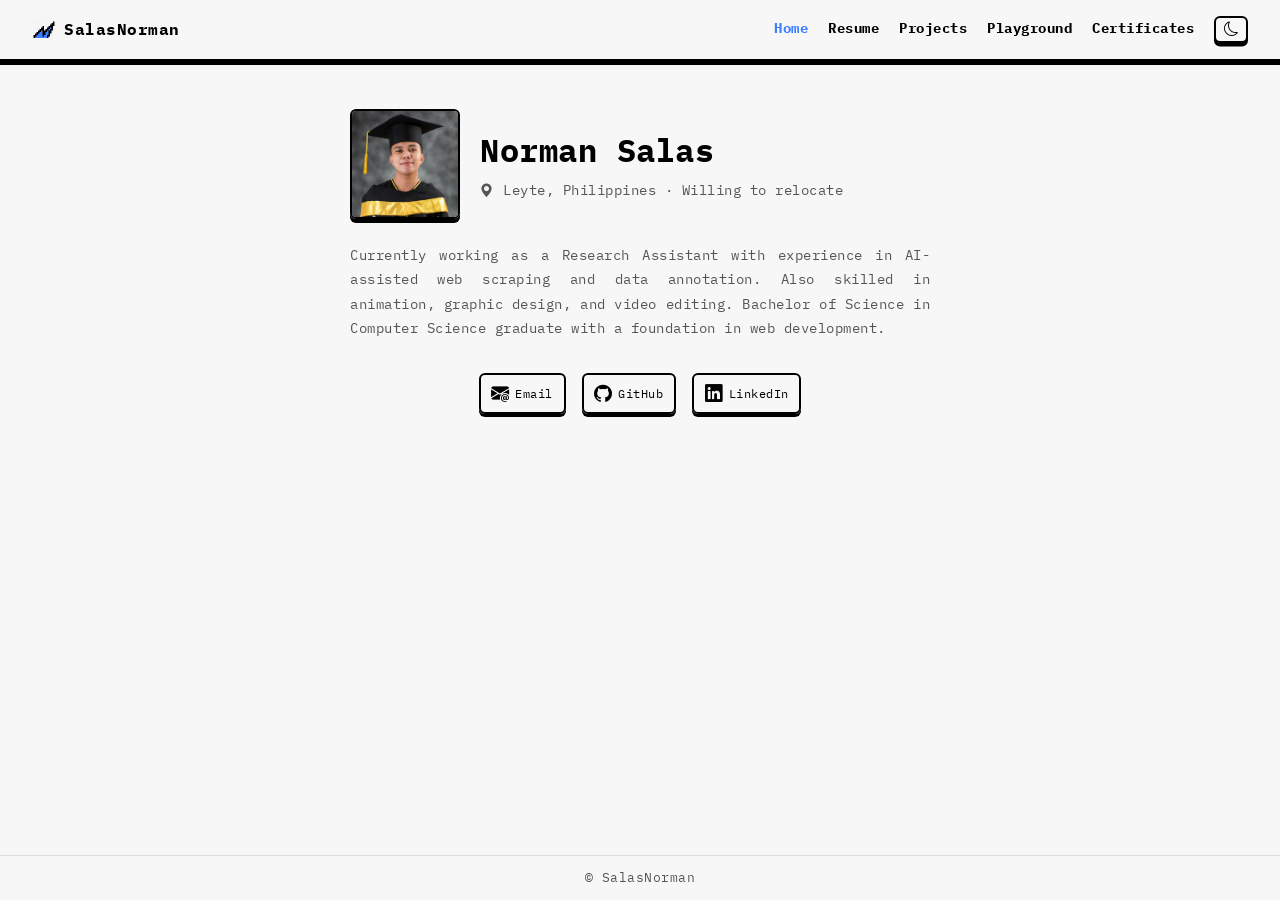
<file: index.html>
<!doctype html>
<html lang="en">
  <head>
    <meta charset="UTF-8" />
    <meta name="viewport" content="width=device-width, initial-scale=1.0" />
    <meta
      name="description"
      content="Norman Salas - Web Developer and Machine Learning enthusiast. View my portfolio, projects, and skills."
    />
    <title>SalasNorman Portfolio</title>
    <link rel="icon" type="image/png" href="assets/images/favicon.png" />
    <link rel="stylesheet" href="css/base.css" />
    <link rel="stylesheet" href="css/layout.css" />
    <link rel="stylesheet" href="css/header.css" />
    <link rel="stylesheet" href="css/footer.css" />
    <link rel="stylesheet" href="css/pages/home.css" />
    <link
      rel="stylesheet"
      href="https://cdn.jsdelivr.net/npm/bootstrap-icons@1.13.1/font/bootstrap-icons.min.css"
    />
  </head>
  <body>
    <header id="site-header" class="header"></header>

    <main class="layout">
      <div class="layout__inner">
        <section class="home">
          <div class="home__id">
            <img
              class="home__avatar"
              src="assets/images/profile-pic.jpg"
              alt="Norman Salas"
              height="110"
              width="110"
            />
            <div class="home__id-info">
              <h1 class="home__name">Norman Salas</h1>
              <p class="home__location"><i class="bi bi-geo-alt-fill"></i> Leyte, Philippines<!-- · <span class="open-to-work">●</span> Open to work--> · Willing to relocate</p>
            </div>
          </div>
          <p class="home__bio">
            Currently working as a Research Assistant with experience in AI-assisted web scraping and data annotation. Also skilled in animation, graphic design, and video editing. Bachelor of Science in Computer Science graduate with a foundation in web development.
          </p>
          <div class="home__contacts">
            <a href="mailto:salasnorman015@gmail.com" aria-label="Email">
              <i class="bi bi-envelope-at-fill"></i>
              <span>Email</span>
            </a>
            <a href="https://github.com/SalasNorman/" aria-label="GitHub">
              <i class="bi bi-github"></i>
              <span>GitHub</span>
            </a>
            <a
              href="https://www.linkedin.com/in/salasnorman/"
              rel="noopener"
              target="_blank"
              aria-label="LinkedIn"
            >
              <i class="bi bi-linkedin"></i>
              <span>LinkedIn</span>
            </a>
          </div>
        </section>
      </div>
    </main>

    <footer id="site-footer" class="footer"></footer>
    <script type="module" src="js/main.js"></script>
  </body>
</html>
</file>
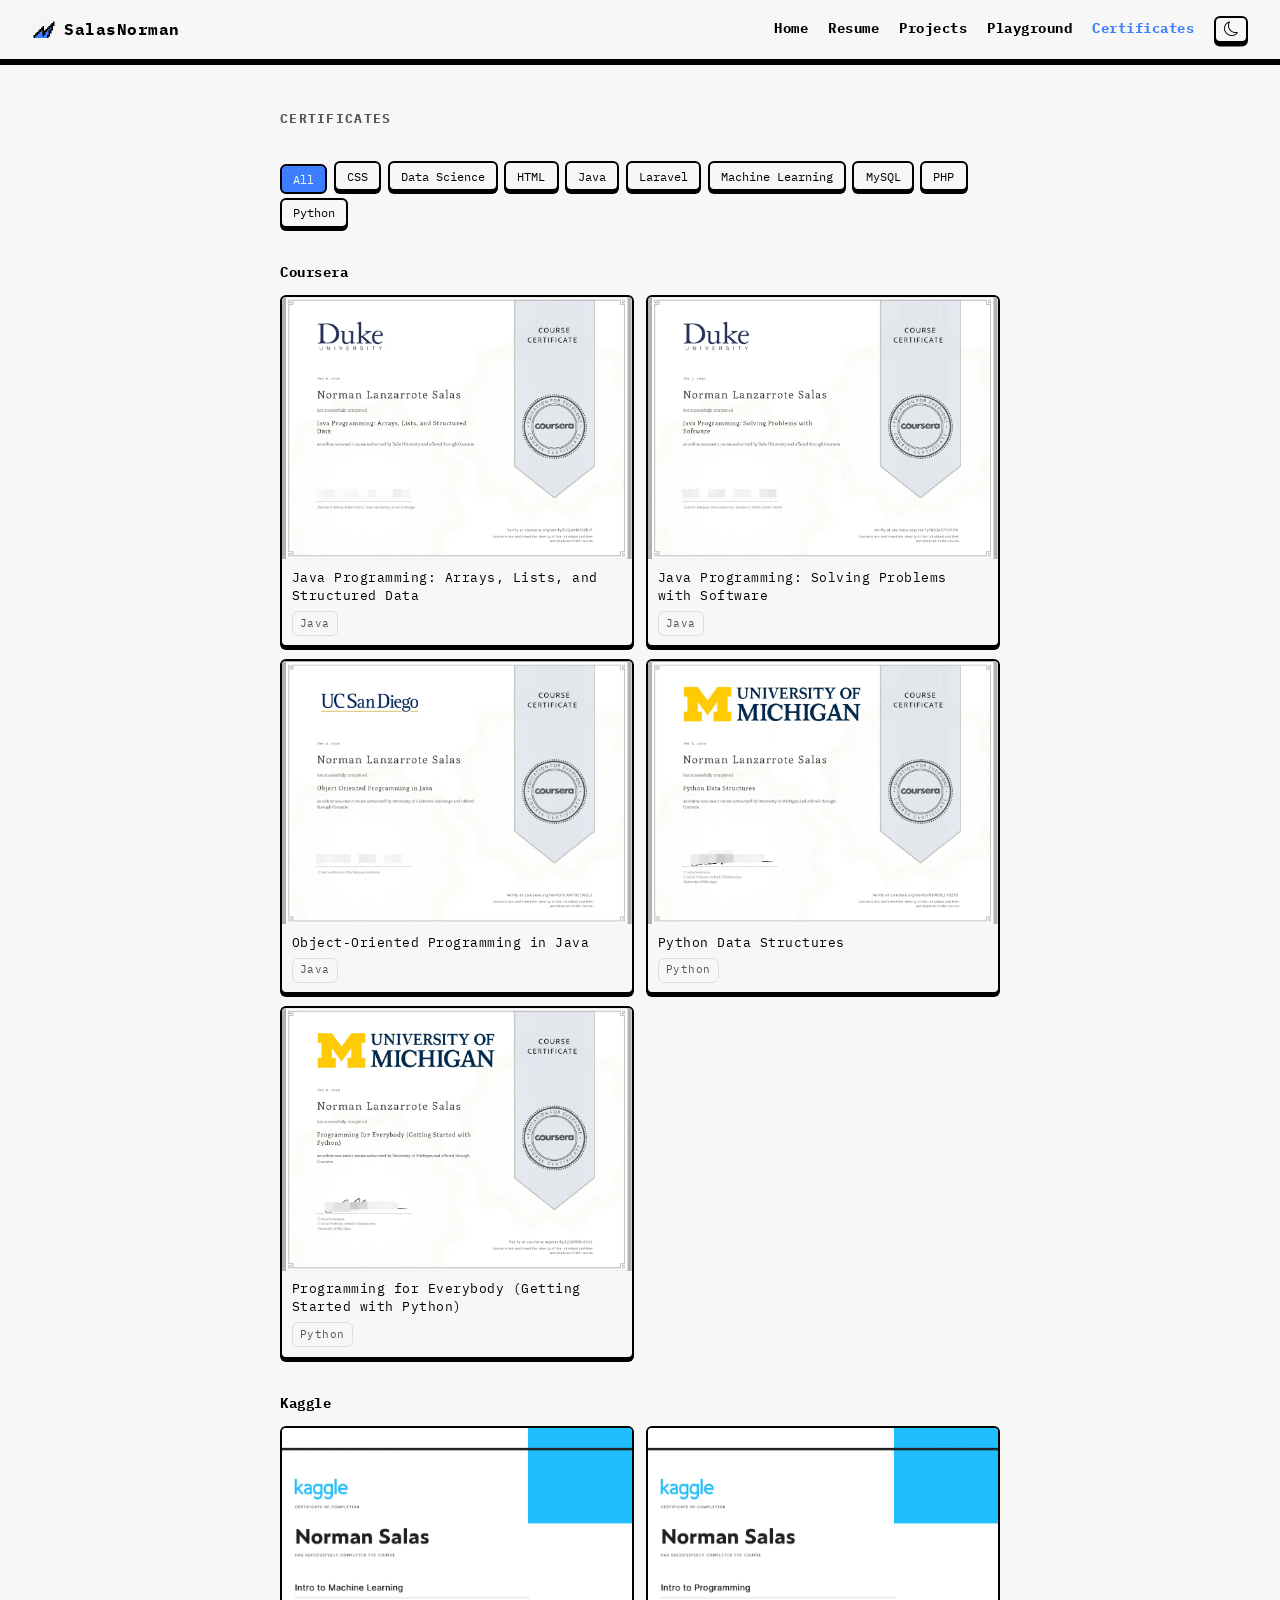
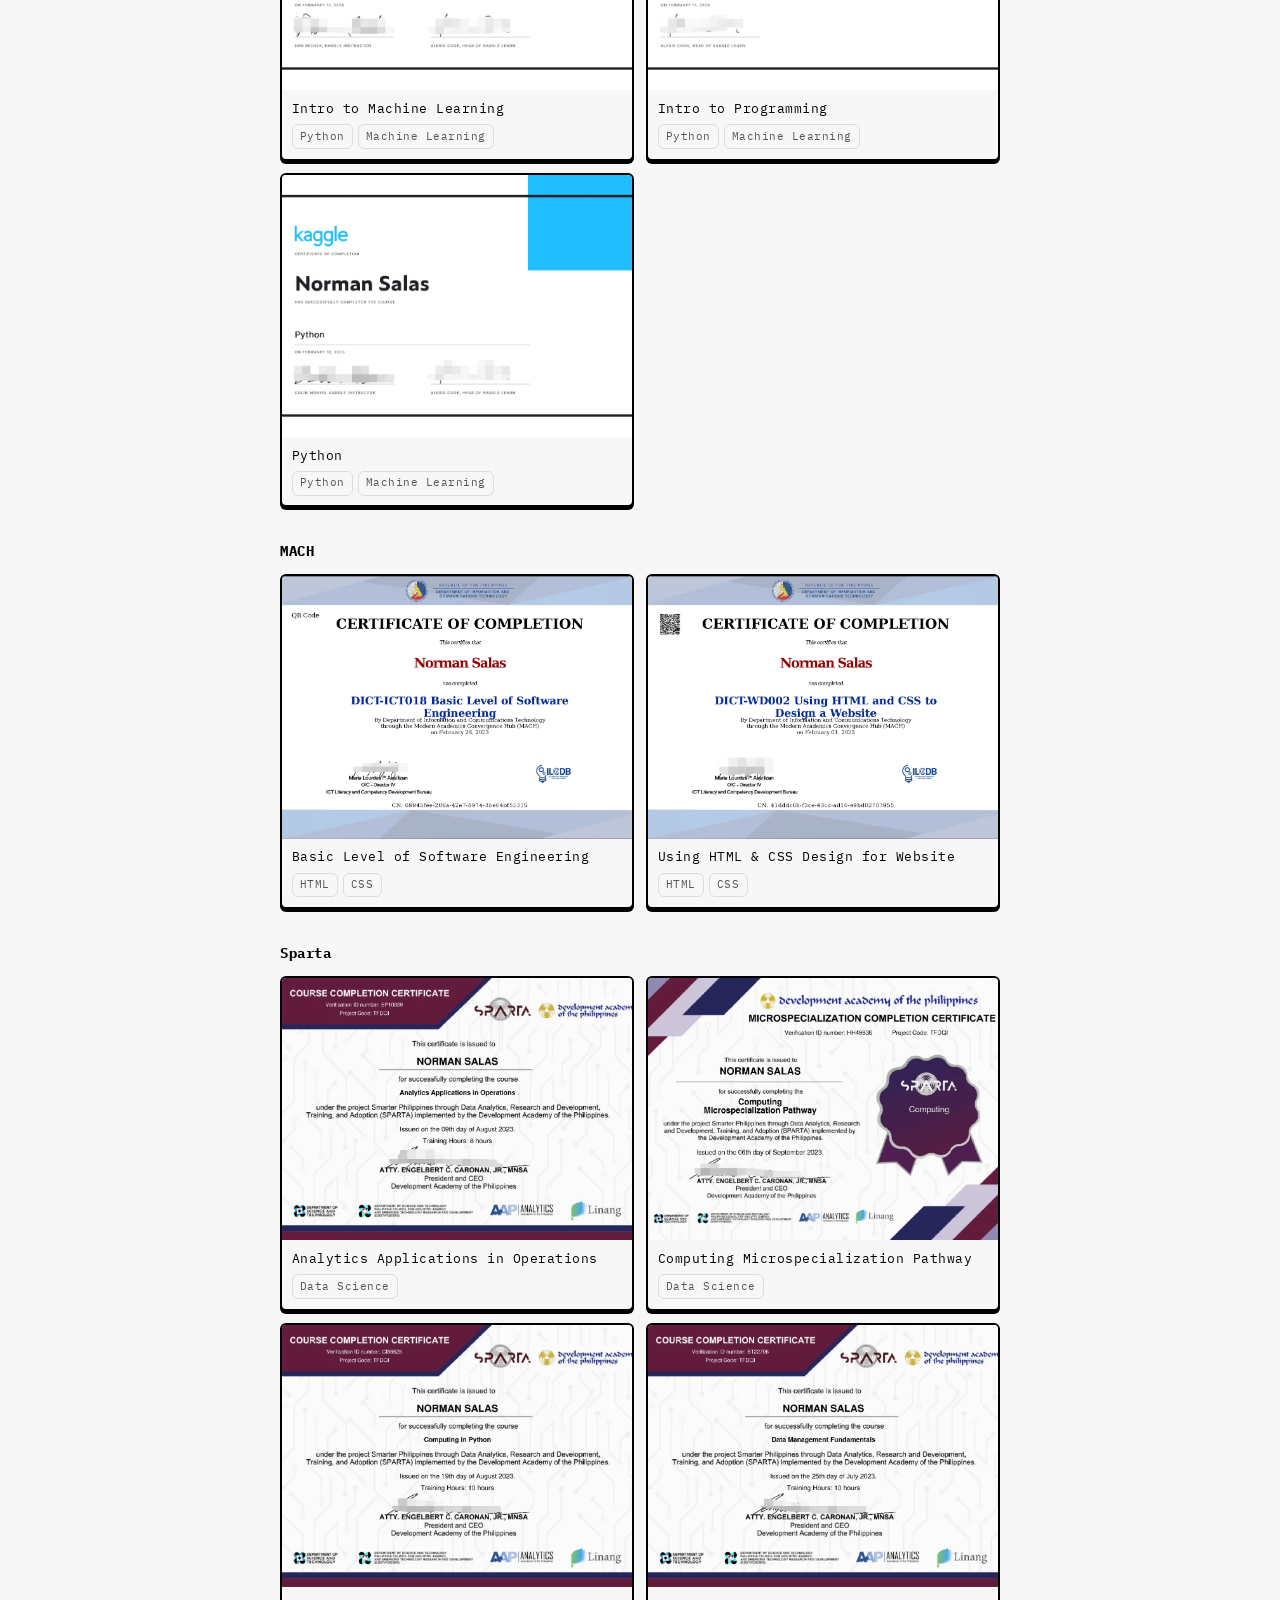
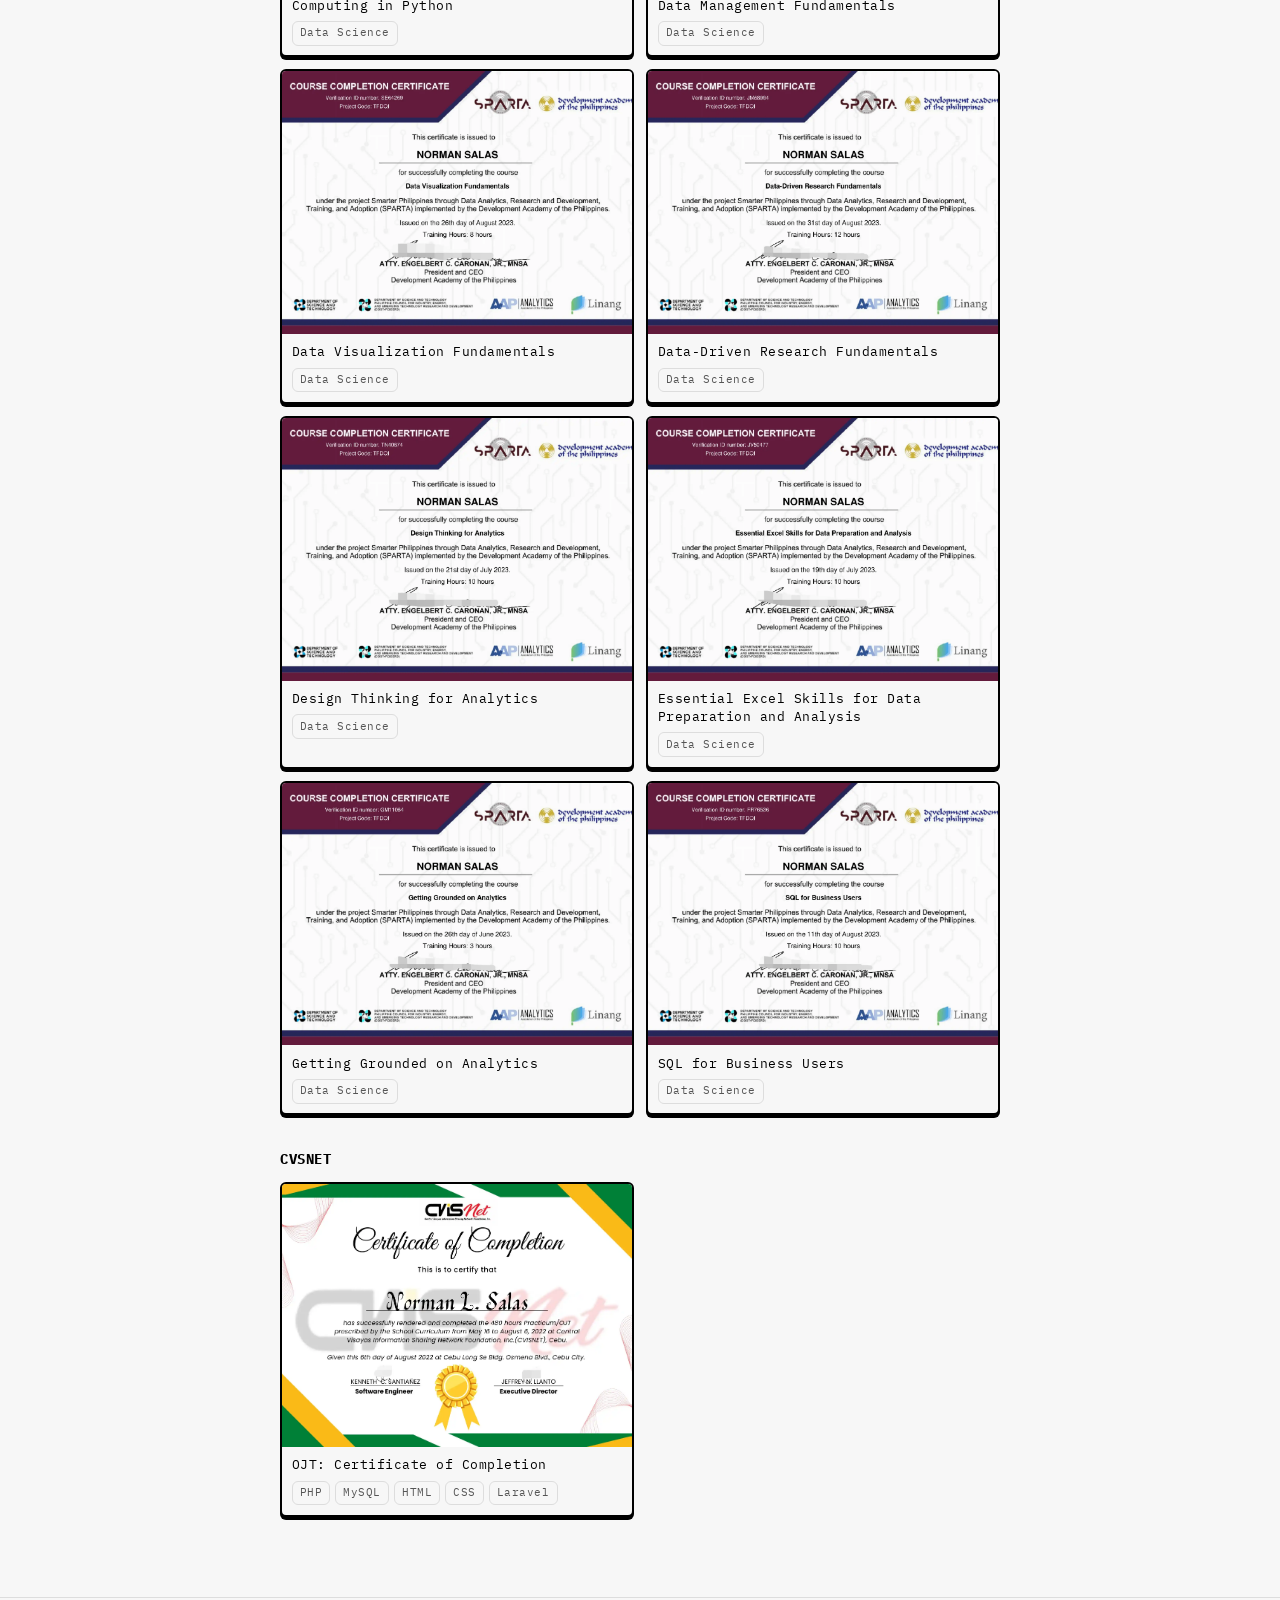
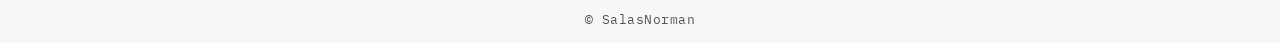
<file: certificates.html>
<!doctype html>
<html lang="en">
  <head>
    <meta charset="UTF-8" />
    <meta name="viewport" content="width=device-width, initial-scale=1.0" />
    <meta
      name="description"
      content="Norman Salas - Certificates. View my completed courses and certifications."
    />
    <title>Certificates · SalasNorman</title>
    <link rel="icon" type="image/png" href="assets/images/favicon.png" />
    <link rel="stylesheet" href="css/base.css" />
    <link rel="stylesheet" href="css/layout.css" />
    <link rel="stylesheet" href="css/header.css" />
    <link rel="stylesheet" href="css/footer.css" />
    <link rel="stylesheet" href="css/pages/certificates.css" />
    <link
      rel="stylesheet"
      href="https://cdn.jsdelivr.net/npm/bootstrap-icons@1.13.1/font/bootstrap-icons.min.css"
    />
  </head>
  <body>
    <header id="site-header" class="header"></header>

    <main class="layout">
      <div class="layout__inner layout__inner--wide">
        <h1 class="certificates__title">Certificates</h1>
        <div id="certificates-filter" class="certificates__filter"></div>
        <div id="certificates-container"></div>
      </div>
    </main>

    <div id="lightbox" class="lightbox">
      <img id="lightbox-img" class="lightbox__image" alt="" />
    </div>

    <footer id="site-footer" class="footer"></footer>
    <script type="module" src="js/main.js"></script>
  </body>
</html>
</file>
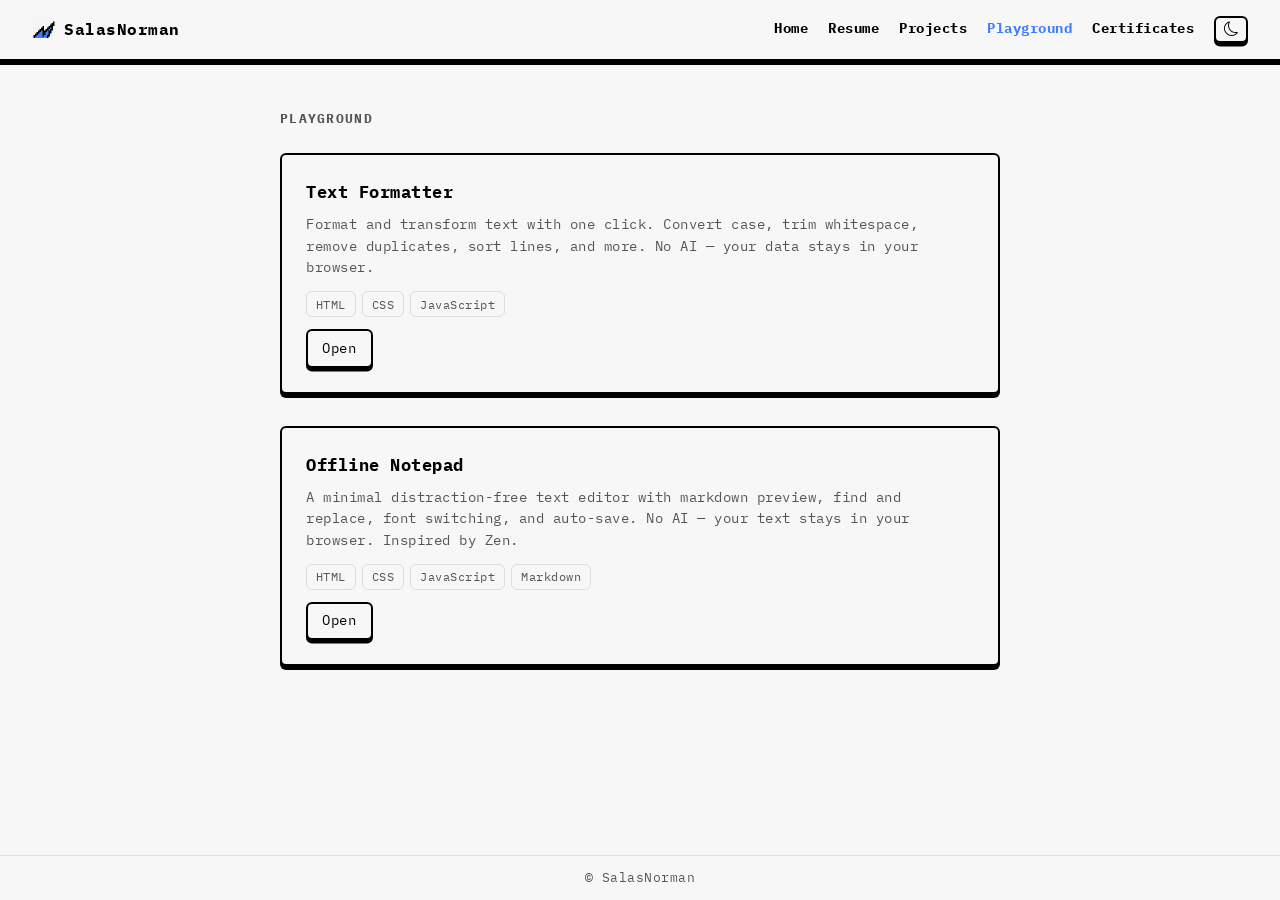
<file: playground.html>
<!doctype html>
<html lang="en">
  <head>
    <meta charset="UTF-8" />
    <meta name="viewport" content="width=device-width, initial-scale=1.0" />
    <meta
      name="description"
      content="Norman Salas - Playground. Small fun projects and experiments."
    />
    <title>Playground · SalasNorman</title>
    <link rel="icon" type="image/png" href="assets/images/favicon.png" />
    <link rel="stylesheet" href="css/base.css" />
    <link rel="stylesheet" href="css/layout.css" />
    <link rel="stylesheet" href="css/header.css" />
    <link rel="stylesheet" href="css/footer.css" />
    <link rel="stylesheet" href="css/pages/playground.css" />
    <link
      rel="stylesheet"
      href="https://cdn.jsdelivr.net/npm/bootstrap-icons@1.13.1/font/bootstrap-icons.min.css"
    />
  </head>
  <body>
    <header id="site-header" class="header"></header>

    <main class="layout">
      <div class="layout__inner layout__inner--wide">
        <h1 class="playground__title">Playground</h1>
        <div id="playground-container"></div>
      </div>
    </main>

    <footer id="site-footer" class="footer"></footer>
    <script type="module" src="js/main.js"></script>
  </body>
</html>
</file>
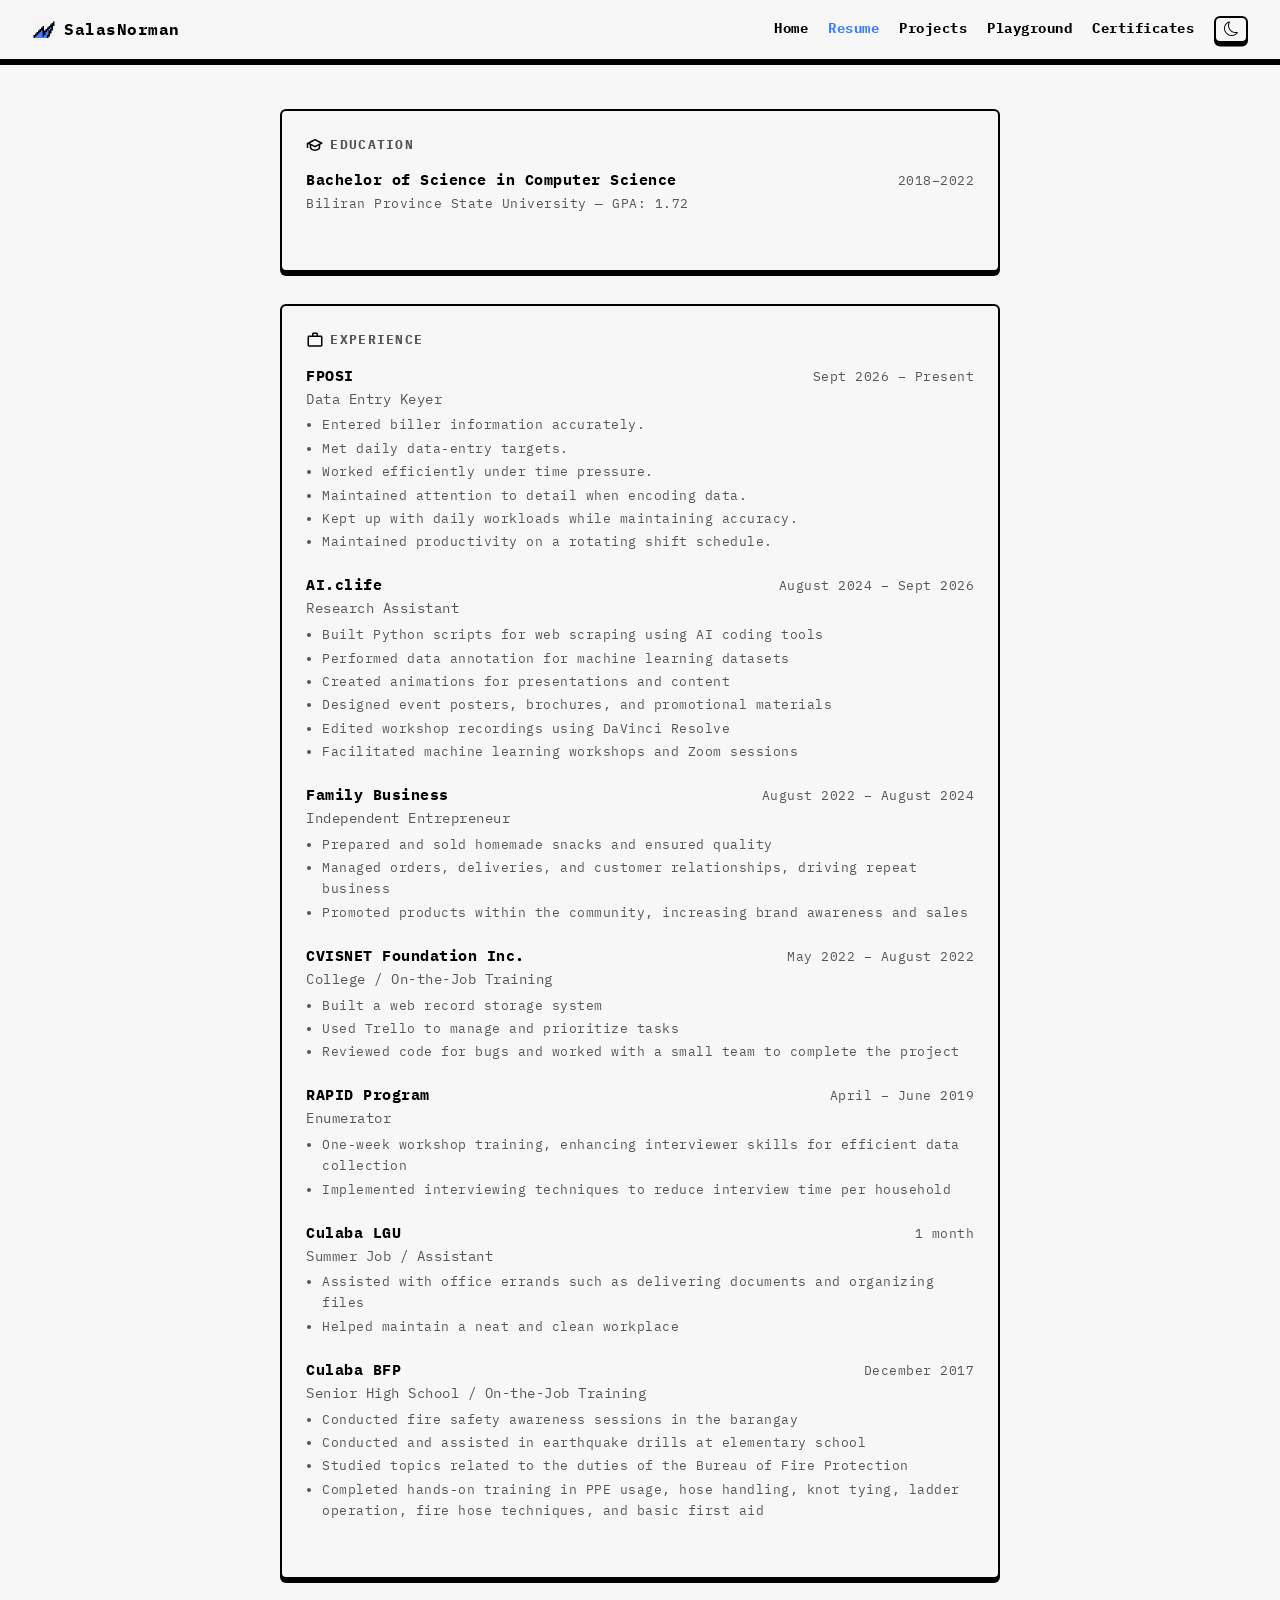
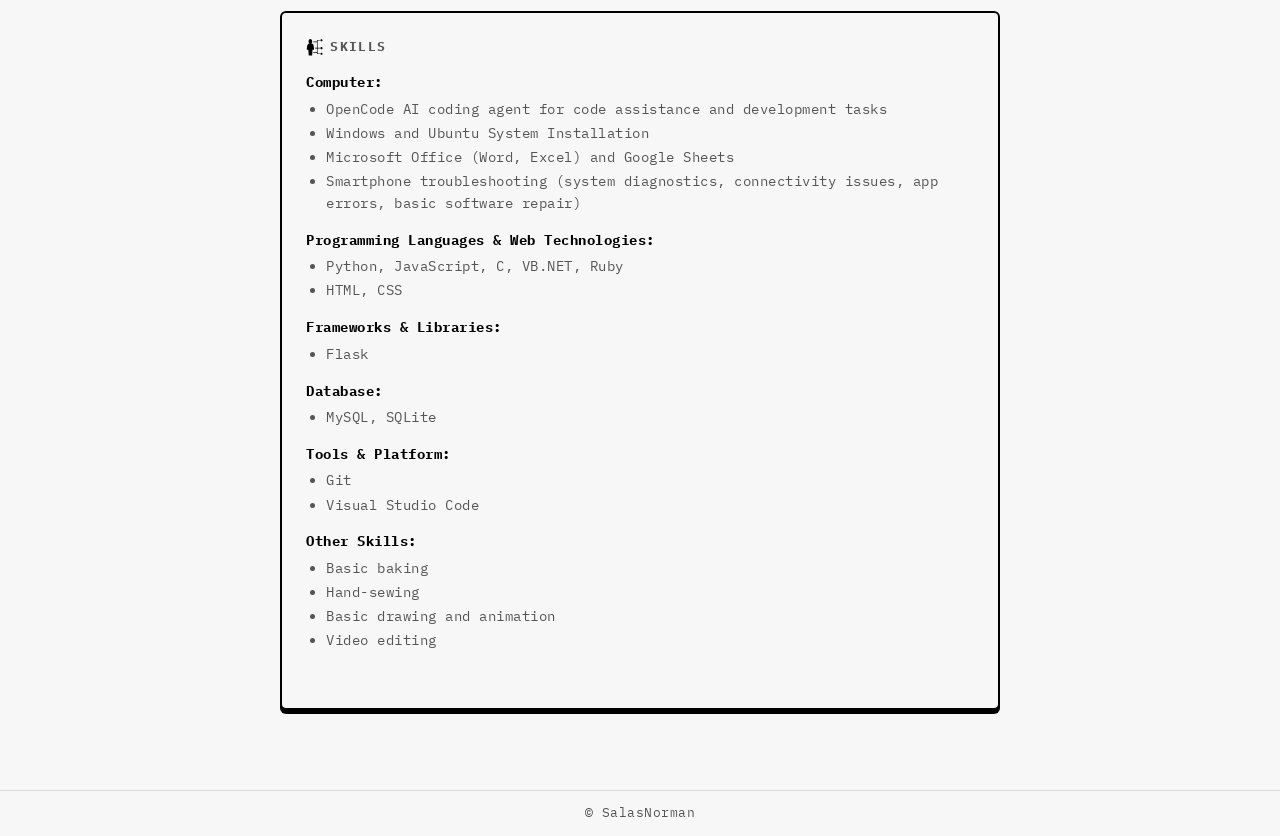
<file: resume.html>
<!doctype html>
<html lang="en">
  <head>
    <meta charset="UTF-8" />
    <meta name="viewport" content="width=device-width, initial-scale=1.0" />
    <meta
      name="description"
      content="Norman Salas - Resume. Education and work experience."
    />
    <title>Resume · SalasNorman</title>
    <link rel="icon" type="image/png" href="assets/images/favicon.png" />
    <link rel="stylesheet" href="css/base.css" />
    <link rel="stylesheet" href="css/layout.css" />
    <link rel="stylesheet" href="css/header.css" />
    <link rel="stylesheet" href="css/footer.css" />
    <link rel="stylesheet" href="css/pages/resume.css" />
    <link
      rel="stylesheet"
      href="https://cdn.jsdelivr.net/npm/bootstrap-icons@1.13.1/font/bootstrap-icons.min.css"
    />
  </head>
  <body>
    <header id="site-header" class="header"></header>

    <main class="layout">
      <div class="layout__inner layout__inner--wide">
        <h1 class="visually-hidden">Resume</h1>
        <div id="resume-education"></div>
        <div id="resume-experience"></div>
        <div id="resume-skills"></div>
      </div>
    </main>

    <footer id="site-footer" class="footer"></footer>
    <script type="module" src="js/main.js"></script>
  </body>
</html>
</file>
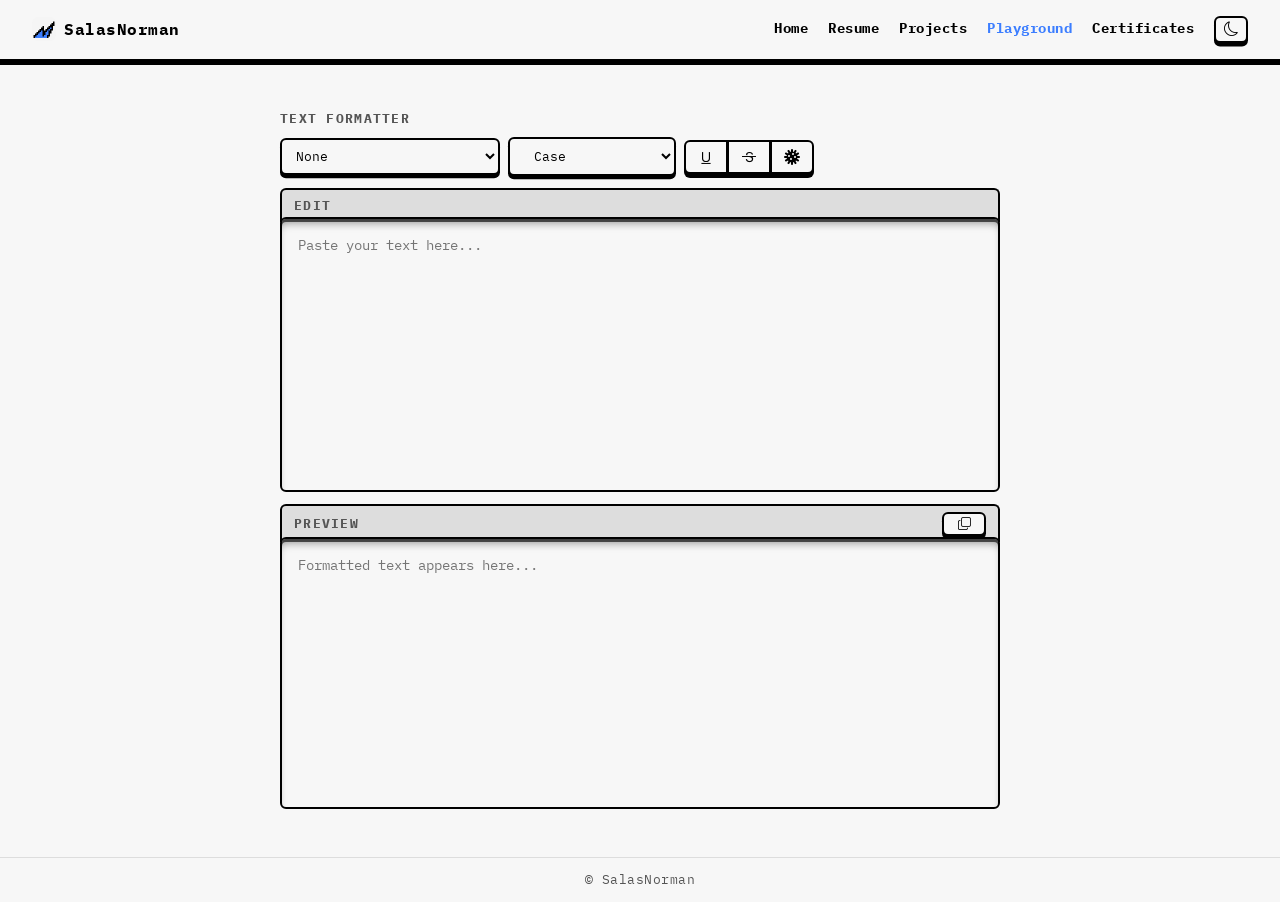
<file: playground/text-formatter.html>
<!doctype html>
<html lang="en">
  <head>
    <meta charset="UTF-8" />
    <meta name="viewport" content="width=device-width, initial-scale=1.0" />
    <meta
      name="description"
      content="Norman Salas - Text Formatter. Format and transform text with one click."
    />
    <title>Text Formatter · SalasNorman</title>
    <link rel="icon" type="image/png" href="../assets/images/favicon.png" />
    <link rel="stylesheet" href="../css/base.css" />
    <link rel="stylesheet" href="../css/layout.css" />
    <link rel="stylesheet" href="../css/header.css" />
    <link rel="stylesheet" href="../css/footer.css" />
    <link rel="stylesheet" href="../css/tools/text-formatter.css" />
    <link
      rel="stylesheet"
      href="https://cdn.jsdelivr.net/npm/bootstrap-icons@1.13.1/font/bootstrap-icons.min.css"
    />
  </head>
  <body>
    <header id="site-header" class="header"></header>

    <main class="layout">
      <div class="layout__inner layout__inner--wide">
        <h1 class="visually-hidden">Text Formatter</h1>
        <div class="tf">
          <div class="tf__header">
            <span class="tf__title">Text Formatter</span>
          </div>

          <div class="tf__actions">
            <select id="tf-font" class="tf__select tf__font push-btn" aria-label="Font style"></select>
            <select id="tf-case" class="tf__select tf__case push-btn" aria-label="Case style">
              <option value="">Case</option>
              <option value="upper">UPPERCASE</option>
              <option value="lower">lowercase</option>
              <option value="title">Title Case</option>
              <option value="sentence">Sentence case</option>
              <option value="camel">camelCase</option>
              <option value="pascal">PascalCase</option>
              <option value="snake">snake_case</option>
              <option value="kebab">kebab-case</option>
            </select>
            <div id="tf-chips-deco" class="tf__chips"></div>
          </div>

          <div class="tf__pane">
            <div class="tf__pane__head">
              <label class="tf__pane__title" for="tf-input">Edit</label>
            </div>
            <textarea id="tf-input" class="tf__textarea" placeholder="Paste your text here..."></textarea>
          </div>

          <div class="tf__pane">
            <div class="tf__pane__head">
              <label class="tf__pane__title" for="tf-output">Preview</label>
              <button id="tf-copy" class="tf__btn tf__btn--icon push-btn" title="Copy to clipboard" aria-label="Copy to clipboard">
                <i class="bi bi-copy"></i>
              </button>
            </div>
            <textarea id="tf-output" class="tf__textarea" readonly placeholder="Formatted text appears here..."></textarea>
          </div>
        </div>
      </div>
    </main>

    <footer id="site-footer" class="footer"></footer>
    <script type="module" src="../js/main.js"></script>
    <script src="../js/tools/text-formatter.js"></script>
  </body>
</html>
</file>
<file: css/base.css>
@font-face {
  font-family: "IBM Plex Mono";
  src: url("../assets/fonts/IBMPlexMono-Regular.ttf") format("truetype");
  font-weight: 400;
  font-style: normal;
  font-display: swap;
}

@font-face {
  font-family: "IBM Plex Mono";
  src: url("../assets/fonts/IBMPlexMono-Bold.ttf") format("truetype");
  font-weight: 700;
  font-style: normal;
  font-display: swap;
}

* {
  box-sizing: border-box;
  margin: 0;
  padding: 0;
}

[hidden] {
  display: none !important;
}

html,
body {
  height: 100%;
}

body {
  display: flex;
  flex-direction: column;
  font-family: "IBM Plex Mono", system-ui, monospace;
  letter-spacing: 0.5px;
  background: var(--bg);
  color: var(--text);
  line-height: 1.6;
  transition: background 0.2s, color 0.2s;
}

a {
  color: inherit;
  text-decoration: none;
}

a:hover {
  text-decoration: underline;
}

:root {
  --bg: #0a0a0a;
  --text: #e0e0e0;
  --text-subtle: #888888;
  --accent: #3c7eff;
  --divider: #333333;
  --well-band: rgba(224, 224, 224, 0.75);
  --well-fade: rgba(224, 224, 224, 0.42);
}

body.light {
  --bg: #f7f7f7;
  --text: #000000;
  --text-subtle: #555555;
  --accent: #3c7eff;
  --divider: #dddddd;
  --well-band: rgba(0, 0, 0, 0.62);
  --well-fade: rgba(0, 0, 0, 0.40);
}

.card {
  background: var(--bg);
  border: 2px solid var(--text);
  border-radius: 6px;
  box-shadow: 0 0.25em 0 0 var(--text);
}

.push-btn {
  display: inline-flex;
  align-items: center;
  justify-content: center;
  gap: 0.35rem;
  border: 2px solid var(--text);
  border-radius: 6px;
  background: var(--bg);
  color: var(--text);
  font-family: inherit;
  cursor: pointer;
  box-shadow: 0 0.25em 0 0 var(--text);
  transition:
    transform 0.1s ease,
    box-shadow 0.1s ease,
    background 0.2s,
    color 0.2s;
}

@media (hover: hover) {
  .push-btn:hover:not(.push-btn--in):not(.active):not(.zen__btn--active) {
    transform: translateY(-0.1em);
    box-shadow: 0 0.35em 0 0 var(--text);
    background: var(--divider);
  }
}

.push-btn:active {
  transform: translateY(0.26em);
  box-shadow: 0 0 0 0 var(--text);
}

.push-btn:focus-visible {
  outline: 2px solid var(--accent);
  outline-offset: 3px;
}

@media (hover: hover) {
  a.push-btn:hover {
    text-decoration: none;
  }
}

.push-btn--in {
  background: var(--accent);
  color: var(--bg);
  transform: translateY(0.26em);
  box-shadow: 0 0 0 0 var(--text);
}

.visually-hidden {
  position: absolute;
  width: 1px;
  height: 1px;
  margin: -1px;
  padding: 0;
  overflow: hidden;
  clip: rect(0 0 0 0);
  white-space: nowrap;
  border: 0;
}
</file>
<file: css/layout.css>
.layout {
  flex: 1;
  display: flex;
  flex-direction: column;
  align-items: center;
  padding: 3rem 1.5rem;
}

.layout__inner {
  width: 100%;
  max-width: 580px;
}

.layout__inner--wide {
  max-width: 720px;
}

@media (max-width: 600px) {
  .layout {
    padding: 2rem 1rem;
  }
}
</file>
<file: css/header.css>
.header {
  display: flex;
  justify-content: space-between;
  align-items: center;
  padding: 1rem 2rem;
  border-bottom: 2px solid var(--text);
  box-shadow: 0 4px 0 0 var(--text);
  position: relative;
}

.header__logo {
  display: flex;
  align-items: center;
  gap: 0.5rem;
  font-weight: 700;
  font-size: 1rem;
  color: var(--text);
}

.header__logo-icon {
  width: 24px;
  height: 24px;
  border-radius: 6px;
  background: #f5f5f5;
}

.header__nav {
  display: flex;
  align-items: center;
  gap: 0.75rem;
}

.header__nav-links {
  display: flex;
  align-items: center;
  gap: 1.25rem;
}

.header__nav-links a {
  font-size: 0.85rem;
  color: var(--text);
  font-weight: 700;
}

.header__nav-links a.active {
  color: var(--accent);
  font-weight: 700;
}

.theme-toggle {
  padding: 4px 8px;
  font-size: 0.9rem;
  line-height: 1;
  margin-left: 0.5rem;
}

.hamburger {
  display: none;
  padding: 4px 8px;
  font-size: 0.9rem;
  line-height: 1;
}

@media (max-width: 600px) {
  .header {
    padding: 0.75rem 1rem;
  }

  .header__nav {
    gap: 0.5rem;
  }

  .header__nav-links {
    display: none;
    position: absolute;
    top: 100%;
    right: 0;
    background: var(--bg);
    border: 2px solid var(--text);
    border-radius: 6px;
    box-shadow: 0 4px 0 0 var(--text);
    padding: 0.5rem;
    flex-direction: column;
    gap: 0.25rem;
    min-width: 140px;
    z-index: 100;
  }

  .nav-open .header__nav-links {
    display: flex;
  }

  .header__nav-links a {
    display: block;
    padding: 0.5rem 0.75rem;
    border-radius: 6px;
  }

  .header__nav-links a:hover {
    background: var(--divider);
  }

  .hamburger {
    display: block;
  }
}
</file>
<file: css/footer.css>
.footer {
  text-align: center;
  padding: 0.75rem 1rem;
  font-size: 0.8rem;
  color: var(--text-subtle);
  border-top: 1px solid var(--divider);
}
</file>
<file: css/pages/home.css>
.home {
  text-align: center;
}

.home__id {
  display: flex;
  align-items: center;
  gap: 1.25rem;
  text-align: left;
  margin-bottom: 1.5rem;
}

.home__avatar {
  width: 110px;
  height: 110px;
  border-radius: 6px;
  object-fit: cover;
  object-position: top;
  border: 2px solid var(--text);
  box-shadow: 0 0.25em 0 0 var(--text);
}

.home__name {
  font-size: 2rem;
  font-weight: 700;
  margin-bottom: 0.25rem;
}

.home__location {
  font-size: 0.85rem;
  color: var(--text-subtle);
  margin-bottom: 0;
}

/* .open-to-work {
  color: #2da44e;
  font-size: 0.7rem;
} */

.home__bio {
  color: var(--text-subtle);
  font-size: 0.9rem;
  line-height: 1.7;
  text-align: justify;
  margin-bottom: 2rem;
}

.home__contacts {
  display: flex;
  justify-content: center;
  gap: 1rem;
  font-size: 0.75rem;
}

.home__contacts a {
  display: inline-flex;
  flex-direction: row;
  align-items: center;
  gap: 0.45em;
  padding: 0.4em 0.9em;
  color: var(--text);
  border: 2px solid var(--text);
  border-radius: 6px;
  box-shadow: 0 0.25em 0 0 var(--text);
  transition: transform 0.1s ease, box-shadow 0.1s ease, background 0.2s;
}

.home__contacts a i {
  font-size: 1.1rem;
}

.home__contacts a:hover {
  transform: translateY(-0.1em);
  box-shadow: 0 0.35em 0 0 var(--text);
  background: var(--divider);
  text-decoration: none;
}

.home__contacts a:active {
  transform: translateY(0.26em);
  box-shadow: 0 0 0 0 var(--text);
}

@media (max-width: 600px) {
  .home__id {
    flex-direction: column;
    text-align: center;
    gap: 0.5rem;
  }

  .home__name {
    font-size: 1.5rem;
  }
}
</file>
<file: css/pages/certificates.css>
.certificates__title {
  font-size: 0.8rem;
  text-transform: uppercase;
  letter-spacing: 0.1em;
  color: var(--text-subtle);
  margin-bottom: 1.5rem;
}

.certificates__group {
  margin-bottom: 2rem;
}

.certificates__org-title {
  font-size: 0.9rem;
  font-weight: 700;
  margin-bottom: 0.75rem;
  color: var(--text);
}

.certificates__grid {
  display: grid;
  grid-template-columns: repeat(2, 1fr);
  gap: 0.75rem;
}

.certificate {
  border: 2px solid var(--text);
  border-radius: 6px;
  overflow: hidden;
  cursor: pointer;
  box-shadow: 0 3px 0 0 var(--text);
  transition: transform 0.1s ease, box-shadow 0.1s ease;
}

.certificate:hover {
  transform: translateY(-1px);
  box-shadow: 0 4px 0 0 var(--text);
}

.certificate:active {
  transform: translateY(3px);
  box-shadow: 0 0 0 0 var(--text);
}

.certificate__image {
  width: 100%;
  display: block;
  cursor: pointer;
  aspect-ratio: 4 / 3;
  object-fit: cover;
}

.certificate__info {
  padding: 0.6rem;
}

.certificate__name {
  font-size: 0.8rem;
  font-weight: 400;
  line-height: 1.4;
  margin-bottom: 0.4rem;
}

/* Filter bar */
.certificates__filter {
  position: sticky;
  top: 0;
  z-index: 10;
  display: flex;
  flex-wrap: wrap;
  gap: 0.4rem;
  margin-bottom: 1.5rem;
  padding: 0.5rem 0;
  background: var(--bg);
}

.certificates__filter-btn {
  padding: 0.35rem 0.7rem;
  font-size: 0.75rem;
}

.certificates__filter-btn.active {
  background: var(--accent);
  color: var(--bg);
  transform: translateY(0.26em);
  box-shadow: 0 0 0 0 var(--accent);
}

.certificate--hidden {
  display: none;
}

.certificate__tags {
  display: flex;
  flex-wrap: wrap;
  gap: 0.3rem;
}

.certificate__tag {
  border: 1px solid var(--divider);
  padding: 0.15rem 0.45rem;
  border-radius: 6px;
  font-size: 0.7rem;
  color: var(--text-subtle);
}

/* Lightbox */
.lightbox {
  display: none;
  position: fixed;
  inset: 0;
  z-index: 1000;
  background: rgba(0, 0, 0, 0.85);
  justify-content: center;
  align-items: center;
  cursor: pointer;
}

.lightbox--open {
  display: flex;
}

.lightbox__image {
  max-width: 90vw;
  max-height: 90vh;
  object-fit: contain;
  border: 2px solid var(--text);
  border-radius: 6px;
  box-shadow: 0 4px 0 0 var(--text);
  background: var(--bg);
}

@media (max-width: 600px) {
  .certificates__grid {
    grid-template-columns: repeat(2, 1fr);
  }
}
</file>
<file: css/pages/playground.css>
.playground__title {
  font-size: 0.8rem;
  text-transform: uppercase;
  letter-spacing: 0.1em;
  color: var(--text-subtle);
  margin-bottom: 1.5rem;
}

.playground {
  padding: 1.5rem;
  margin-bottom: 2rem;
}

.playground__header {
  display: flex;
  align-items: center;
  gap: 0.75rem;
  margin-bottom: 0.5rem;
}

.playground__logo {
  width: 40px;
  height: 40px;
  border-radius: 6px;
  flex-shrink: 0;
}

.playground__name {
  font-size: 1.05rem;
  font-weight: 700;
}

.playground__name--standalone {
  margin-bottom: 0.5rem;
}

.playground__desc {
  font-size: 0.85rem;
  color: var(--text-subtle);
  line-height: 1.6;
  margin-bottom: 0.75rem;
}

.playground__tags {
  display: flex;
  flex-wrap: wrap;
  gap: 0.4rem;
}

.playground__tag {
  border: 1px solid var(--divider);
  padding: 0.15rem 0.55rem;
  border-radius: 6px;
  font-size: 0.75rem;
  color: var(--text-subtle);
}

.playground__open-btn {
  margin-top: 0.75rem;
  padding: 0.4rem 0.9rem;
  font-size: 0.85rem;
}

@media (max-width: 600px) {
  .playground {
    padding: 1.25rem;
  }
}
</file>
<file: css/pages/resume.css>
.resume__container {
  padding: 1.5rem;
  margin-bottom: 2rem;
}

.resume__skill-group {
  margin-bottom: 0.75rem;
}

.resume__skill-label {
  font-weight: 700;
  font-size: 0.85rem;
}

.resume__skill-list {
  margin: 0.25rem 0 0.75rem 1.25rem;
  padding: 0;
  font-size: 0.85rem;
  color: var(--text-subtle);
}

.resume__skill-list li {
  margin-bottom: 0.15rem;
}

.resume__section {
  margin-bottom: 2rem;
}

.resume__section-title {
  font-size: 0.8rem;
  text-transform: uppercase;
  letter-spacing: 0.1em;
  color: var(--text-subtle);
  margin-bottom: 0.75rem;
  display: flex;
  align-items: center;
  gap: 0.4rem;
}

.resume__section-title img {
  width: 18px;
  height: 18px;
  flex-shrink: 0;
}

.resume__entry {
  margin-bottom: 1.25rem;
}

.resume__entry-header {
  display: flex;
  justify-content: space-between;
  align-items: baseline;
  gap: 1rem;
}

.resume__entry-title {
  font-weight: 700;
  font-size: 0.95rem;
}

.resume__entry-date {
  font-size: 0.8rem;
  color: var(--text-subtle);
  white-space: nowrap;
}

.resume__entry-role {
  font-size: 0.85rem;
  color: var(--text-subtle);
  margin: 0.1rem 0 0.25rem;
}

.resume__entry-detail {
  font-size: 0.82rem;
  color: var(--text-subtle);
  margin: 0.1rem 0 0;
}

.resume__entry-list {
  font-size: 0.82rem;
  color: var(--text-subtle);
  margin: 0.25rem 0 0 1rem;
  padding: 0;
}

.resume__entry-list li {
  margin-bottom: 0.15rem;
}

@media (max-width: 600px) {
  .resume__container {
    padding: 1rem;
  }

  .resume__entry-header {
    flex-direction: column;
    gap: 0.25rem;
  }
}
</file>
<file: css/tools/text-formatter.css>
.layout {
  position: relative;
}

.tf {
  display: flex;
  flex-direction: column;
  gap: 0;
  height: calc(100vh - 200px);
}

.tf__header {
  display: flex;
  flex-direction: row;
  justify-content: space-between;
  align-items: center;
  margin-bottom: 0.5rem;
}

.tf__title {
  font-size: 0.8rem;
  font-weight: 700;
  text-transform: uppercase;
  letter-spacing: 0.1em;
  color: var(--text-subtle);
}

/* Actions row */
.tf__actions {
  display: flex;
  align-items: center;
  gap: 0.5rem;
  margin-bottom: 0.75rem;
  flex-wrap: wrap;
}

.tf__btn--icon {
  width: 24px;
  height: 24px;
  padding: 0;
  justify-content: center;
  font-size: 0.9rem;
}

/* Panes */
.tf__pane {
  display: flex;
  flex-direction: column;
  flex: 1;
  min-height: 0;
  gap: 0;
}

.tf__pane + .tf__pane {
  margin-top: 0.75rem;
}

.tf__pane__head {
  position: relative;
  z-index: 0;
  display: flex;
  align-items: center;
  justify-content: space-between;
  padding: 0.35rem 0.75rem;
  border: 2px solid var(--text);
  border-bottom: none;
  border-radius: 6px 6px 0 0;
  background: var(--divider);
  margin-bottom: -5px;
}

.tf__pane__title {
  font-size: 0.8rem;
  font-weight: 700;
  text-transform: uppercase;
  letter-spacing: 0.1em;
  color: var(--text-subtle);
  cursor: default;
}

/* Editor */
.tf__textarea {
  width: 100%;
  flex: 1;
  min-height: 0;
  padding: 1rem;
  background: var(--bg);
  color: var(--text);
  border: 2px solid var(--text);
  box-shadow: inset 0 3px 0 var(--well-band), inset 0 8px 8px -4px var(--well-fade);
  border-radius: 6px;
  font-family: "IBM Plex Mono", monospace;
  font-size: 0.85rem;
  line-height: 1.6;
  resize: none;
  outline: none;
  overflow-y: auto;
  position: relative;
  z-index: 1;
}

.tf__textarea[readonly] {
  caret-color: transparent;
  cursor: default;
}

/* Buttons */
.tf__btn {
  gap: 0.4rem;
  padding: 0.5rem 1.25rem;
  font-size: 0.8rem;
}

/* Decoration segmented group & font select */
.tf__chips {
  display: flex;
  align-items: center;
}

.tf__seg {
  display: inline-flex;
}

.tf__seg__btn {
  display: inline-flex;
  align-items: center;
  justify-content: center;
  min-width: 44px;
  height: 34px;
  padding: 0 0.75rem;
  border: 2px solid var(--text);
  border-radius: 6px;
  background: var(--bg);
  color: var(--text);
  font-family: inherit;
  font-size: 1rem;
  cursor: pointer;
  box-shadow: 0 0.25em 0 0 var(--text);
  transition:
    transform 0.1s ease,
    box-shadow 0.1s ease,
    background 0.2s,
    color 0.2s;
}

.tf__seg__btn + .tf__seg__btn {
  margin-left: -1px;
  border-top-left-radius: 0;
  border-bottom-left-radius: 0;
}

.tf__seg__btn:not(:last-child) {
  border-top-right-radius: 0;
  border-bottom-right-radius: 0;
}

@media (hover: hover) {
  .tf__seg__btn:hover:not(.tf__seg__btn--on) {
    transform: translateY(-0.1em);
    box-shadow: 0 0.35em 0 0 var(--text);
    background: var(--divider);
  }
}

.tf__seg__btn:active {
  transform: translateY(0.26em);
  box-shadow: 0 0 0 0 var(--text);
}

.tf__seg__btn--on {
  background: var(--accent);
  color: var(--bg);
  transform: translateY(0.26em);
  box-shadow: 0 0 0 0 var(--text);
}

.tf__seg__btn--cycle.tf__seg__btn--on:not(:active) {
  transform: none;
  box-shadow: 0 0.25em 0 0 var(--text);
}

.tf__seg__count {
  font-size: 0.85rem;
}

.tf__font {
  padding: 0.45rem 0.6rem;
  font-size: 0.8rem;
}

/* Inputs */
.tf__num-input {
  width: 50px;
  text-align: center;
  background: var(--bg);
  color: var(--text);
  border: 1px solid var(--divider);
  border-radius: 6px;
  padding: 0.25rem 0.4rem;
  font-family: inherit;
  font-size: 0.75rem;
  cursor: pointer;
}

.tf__num-input:focus {
  outline: 2px solid var(--accent);
  outline-offset: 1px;
}

.tf__num-input:disabled {
  opacity: 0.4;
  cursor: not-allowed;
}

.tf__select {
  color: var(--text);
  cursor: pointer;
}

.tf__case {
  padding: 0.5rem 1.25rem;
  font-size: 0.8rem;
}

/* Mobile */
@media (max-width: 600px) {
  .tf {
    height: calc(100vh - 180px);
  }

  .tf__select {
    flex: 1 1 auto;
    min-width: 0;
  }
}
</file>
